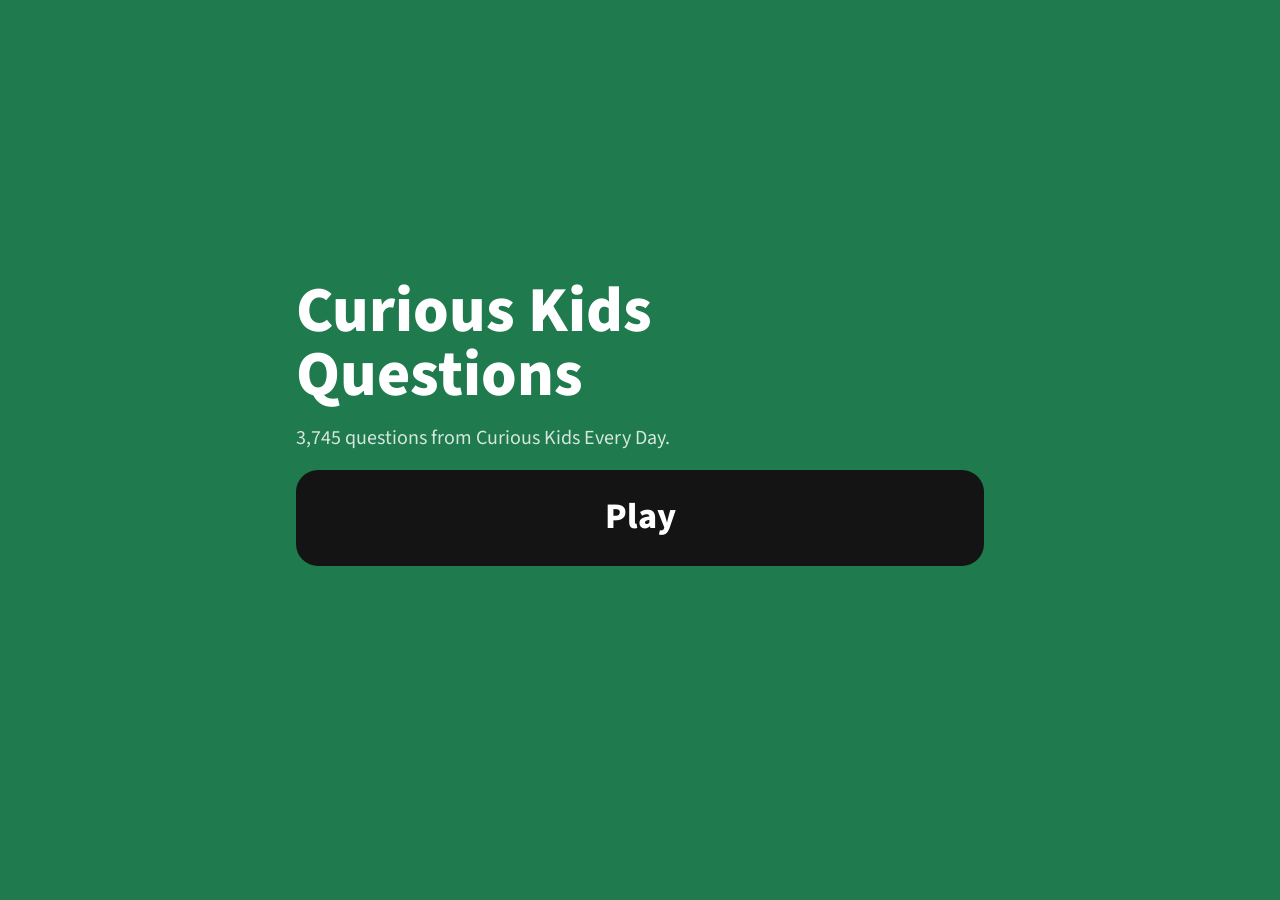
<file: site/kids/index.html>
<!doctype html>
<html lang="en">
<head>
<meta charset="utf-8">
<meta name="viewport" content="width=device-width, initial-scale=1, viewport-fit=cover">
<meta name="robots" content="noindex, nofollow">
<meta name="theme-color" content="#1F7A4D">
<title>Curious Kids Questions</title>
<link rel="icon" href="/favicon.svg" type="image/svg+xml">
<link rel="preconnect" href="https://fonts.googleapis.com">
<link rel="preconnect" href="https://fonts.gstatic.com" crossorigin>
<link href="https://fonts.googleapis.com/css2?family=Source+Sans+3:wght@400;600;700;800&display=swap" rel="stylesheet">
<style>
:root {
  color-scheme: light;
  --cat: #1F7A4D; --on-cat: #ffffff; --on-cat-soft: rgba(255,255,255,.82);
  --surface: #ffffff; --ink: #141414; --muted: #5b5b60; --line: #e3e3e6; --sheet: #ffffff; --scrim: rgba(0,0,0,.45);
  --good: #1F7A4D; --bad: #C2255C;
}
@media (prefers-color-scheme: dark) {
  :root:not([data-theme="light"]) { color-scheme: dark; --sheet: #27272a; --ink: #ececec; --muted: #a8a8ad; --line: #3a3a3e; }
}
* { box-sizing: border-box; -webkit-tap-highlight-color: transparent; }
html, body { height: 100%; }
body { margin: 0; background: var(--cat); color: var(--on-cat); font: 400 20px/1.35 "Source Sans 3", system-ui, sans-serif; transition: background-color .25s; overscroll-behavior: none; }
button { font: inherit; color: inherit; cursor: pointer; border: 0; background: none; }
.app { min-height: 100%; display: flex; flex-direction: column; max-width: 720px; margin: 0 auto; padding: env(safe-area-inset-top) 16px calc(16px + env(safe-area-inset-bottom)); }

/* Top bar */
.top { display: flex; align-items: center; gap: 8px; padding: 10px 0 6px; }
.chips { display: flex; flex-wrap: wrap; gap: 6px; flex: 1; padding: 2px; }
.chip { flex: none; display: inline-flex; align-items: center; gap: 6px; min-height: 38px; padding: 0 10px; border-radius: 999px; font-size: 15px; font-weight: 700; background: #fff; color: #141414; }
.chip i { width: 12px; height: 12px; border-radius: 50%; background: var(--c); }
.chip[aria-pressed="false"] { background: rgba(0,0,0,.16); color: var(--on-cat-soft); text-decoration: line-through; }
.chip[aria-pressed="false"] i { background: transparent; box-shadow: inset 0 0 0 2px currentColor; }
.icon-btn { flex: none; width: 48px; height: 48px; border-radius: 50%; display: grid; place-items: center; background: rgba(0,0,0,.18); color: var(--on-cat); }
.icon-btn svg { width: 24px; height: 24px; }
.score { flex: none; margin-left: auto; min-height: 40px; padding: 0 14px; border-radius: 999px; background: rgba(0,0,0,.18); font-weight: 800; font-size: 20px; display: inline-flex; align-items: center; gap: 6px; }
.score svg { width: 20px; height: 20px; }

/* Stage */
.stage { flex: 1; display: flex; flex-direction: column; padding-top: 10px; touch-action: pan-y; }
.stage.swipe-out { animation: out .18s ease-in forwards; }
.stage.swipe-in { animation: in .2s ease-out; }
@keyframes out { to { transform: translateX(-40px); opacity: 0; } }
@keyframes in { from { transform: translateX(40px); opacity: 0; } }
.label-row { display: flex; align-items: center; justify-content: space-between; gap: 8px; }
.cat-label { font-weight: 800; font-size: 22px; letter-spacing: .02em; text-transform: uppercase; color: var(--on-cat-soft); }
.prompt { font-weight: 700; font-size: clamp(30px, 8vw, 44px); line-height: 1.15; margin: 14px 0 18px; overflow-wrap: anywhere; }
.clues { list-style: none; margin: 14px 0 18px; padding: 0; display: grid; gap: 10px; }
.clues li { font-weight: 700; font-size: clamp(26px, 7vw, 38px); line-height: 1.2; }
.clues li.old { opacity: .6; font-size: clamp(20px, 5vw, 26px); font-weight: 600; }
.clue-count { font-size: 18px; color: var(--on-cat-soft); font-weight: 600; }
.speak { align-self: flex-start; display: inline-flex; align-items: center; gap: 10px; min-height: 64px; padding: 0 22px 0 18px; border-radius: 999px; background: rgba(0,0,0,.2); font-weight: 700; font-size: 20px; }
.speak svg { width: 30px; height: 30px; }
.speak.on { background: rgba(0,0,0,.35); }
.stage.done .prompt { font-size: clamp(24px, 6.4vw, 34px); margin: 8px 0 12px; }
.stage.done .speak { min-height: 52px; font-size: 18px; }
.stage.done .speak svg { width: 24px; height: 24px; }

.answers { display: grid; gap: 12px; margin-top: auto; padding-top: 22px; }
.answers.two { grid-template-columns: 1fr 1fr; }
.ans { min-height: 88px; padding: 12px 16px; border-radius: 22px; background: var(--surface); color: #141414; font-weight: 800; font-size: clamp(24px, 6.5vw, 32px); line-height: 1.1; box-shadow: 0 4px 0 rgba(0,0,0,.22); transition: transform .08s; }
.ans:active { transform: translateY(3px); box-shadow: 0 1px 0 rgba(0,0,0,.22); }
.ans svg { width: 34px; height: 34px; display: block; margin: 0 auto 4px; }
.ans.right { background: #fff; outline: 5px solid #141414; outline-offset: -5px; }
.ans.wrong { background: #fde2ea; color: #9b1c4a; text-decoration: line-through; }
.ans.picked { outline: 5px solid #141414; }
.ans.dim { opacity: .4; }
.ans:disabled { cursor: default; }
.ans.small { min-height: 64px; font-size: 22px; }
.answers.done .ans { min-height: 56px; font-size: 20px; padding: 8px 12px; border-radius: 16px; }
.answers.done .ans svg { width: 22px; height: 22px; display: inline-block; vertical-align: -4px; margin: 0 6px 0 0; }
.answers.done { gap: 8px; }
.ans.ghost { background: rgba(0,0,0,.2); color: var(--on-cat); box-shadow: none; }

.type-row { display: flex; gap: 8px; }
.type-row input { flex: 1; min-width: 0; min-height: 64px; border-radius: 18px; border: 0; padding: 0 16px; font: 700 24px "Source Sans 3", system-ui, sans-serif; color: #141414; }
.type-row .ans { min-height: 64px; flex: none; padding: 0 20px; font-size: 22px; }
.hint { min-height: 26px; font-weight: 700; font-size: 20px; text-align: center; }

/* Reveal */
.reveal { margin-top: 12px; padding: 16px; border-radius: 22px; background: var(--surface); color: #141414; }
.reveal .verdict { font-weight: 800; font-size: 34px; line-height: 1.1; display: flex; align-items: center; gap: 10px; }
.reveal .verdict svg { width: 36px; height: 36px; flex: none; }
.reveal .verdict.good { color: #1F7A4D; } .reveal .verdict.bad { color: #C2255C; }
.reveal .the-answer { font-weight: 800; font-size: 28px; margin-top: 6px; }
.reveal .explain { font-size: 20px; margin-top: 6px; }
.reveal .from { font-size: 14px; color: #5b5b60; margin-top: 12px; }
.reveal .tag { display: inline-block; font-size: 12px; font-weight: 700; padding: 1px 7px; border-radius: 6px; background: #f1e7c4; color: #6b5300; margin-left: 6px; vertical-align: 1px; }

.bottom { display: flex; gap: 10px; align-items: center; padding-top: 14px; }
.next { flex: 1; min-height: 72px; border-radius: 22px; background: #141414; color: #fff; font-weight: 800; font-size: 28px; display: inline-flex; align-items: center; justify-content: center; gap: 8px; }
.next svg { width: 30px; height: 30px; }
.skip { flex: 1; min-height: 64px; color: var(--on-cat-soft); font-weight: 700; font-size: 20px; text-align: left; padding-left: 4px; }
.flag-btn { width: 64px; height: 64px; border-radius: 50%; background: rgba(0,0,0,.2); display: grid; place-items: center; color: var(--on-cat); flex: none; position: relative; }
.flag-btn svg { width: 28px; height: 28px; }
.flag-btn.has::after { content: ""; position: absolute; top: 12px; right: 12px; width: 12px; height: 12px; border-radius: 50%; background: #fff; box-shadow: 0 0 0 2px var(--cat); }

/* Sheets */
.scrim { position: fixed; inset: 0; background: var(--scrim); display: none; align-items: flex-end; justify-content: center; z-index: 10; }
.scrim.open { display: flex; }
.sheet { width: 100%; max-width: 720px; max-height: 88vh; overflow: auto; background: var(--sheet); color: var(--ink); border-radius: 22px 22px 0 0; padding: 20px 16px calc(20px + env(safe-area-inset-bottom)); font-size: 18px; }
.sheet h2 { margin: 0 0 12px; font-size: 24px; }
.sheet h3 { margin: 20px 0 6px; font-size: 18px; }
.sheet p { margin: 6px 0; color: var(--muted); }
.flag-opts { display: grid; gap: 10px; }
.flag-opt { min-height: 64px; border-radius: 16px; border: 2px solid var(--line); font-weight: 700; font-size: 22px; text-align: left; padding: 0 18px; display: flex; align-items: center; gap: 12px; color: var(--ink); }
.flag-opt[aria-pressed="true"] { border-color: var(--ink); background: color-mix(in srgb, var(--ink) 8%, transparent); }
.flag-opt .box { width: 26px; height: 26px; border-radius: 7px; border: 2px solid var(--muted); display: grid; place-items: center; flex: none; }
.flag-opt[aria-pressed="true"] .box { background: var(--ink); border-color: var(--ink); color: var(--sheet); }
.flag-opt .box svg { width: 18px; height: 18px; }
.sheet-btn { min-height: 56px; border-radius: 14px; font-weight: 700; font-size: 18px; padding: 0 18px; border: 2px solid var(--line); color: var(--ink); }
.sheet-btn.primary { background: var(--ink); color: var(--sheet); border-color: var(--ink); }
.sheet-row { display: flex; flex-wrap: wrap; gap: 10px; margin-top: 12px; }
.stat-table { width: 100%; border-collapse: collapse; font-size: 18px; }
.stat-table td { padding: 8px 4px; border-bottom: 1px solid var(--line); }
.stat-table td:not(:first-child) { text-align: right; font-variant-numeric: tabular-nums; font-weight: 700; }
.dot { display: inline-block; width: 12px; height: 12px; border-radius: 50%; margin-right: 8px; vertical-align: 0; }
.toggle { display: flex; align-items: center; justify-content: space-between; gap: 12px; min-height: 56px; border-bottom: 1px solid var(--line); font-weight: 600; }
.toggle input { width: 28px; height: 28px; accent-color: #1F7A4D; }
.picks { margin: 6px 0 0; padding-left: 20px; color: var(--muted); font-size: 16px; }

/* Start */
.start { flex: 1; display: flex; flex-direction: column; justify-content: center; gap: 18px; padding-bottom: 40px; }
.start h1 { font-size: clamp(40px, 11vw, 64px); line-height: 1; margin: 0; font-weight: 800; }
.start p { margin: 0; font-size: 20px; color: var(--on-cat-soft); }
.start .next { flex: none; min-height: 96px; font-size: 36px; }
.empty { margin: auto 0; font-size: 26px; font-weight: 700; text-align: center; }
</style>
</head>
<body>
<div class="app" id="app">
  <div class="start" id="start">
    <h1>Curious Kids<br>Questions</h1>
    <p id="loadNote">Loading questions...</p>
    <button class="next" id="startBtn" disabled>Play</button>
  </div>
</div>

<div class="scrim" id="scrim"><div class="sheet" id="sheet" role="dialog" aria-modal="true"></div></div>

<script src="app.js"></script>
</body>
</html>
</file>
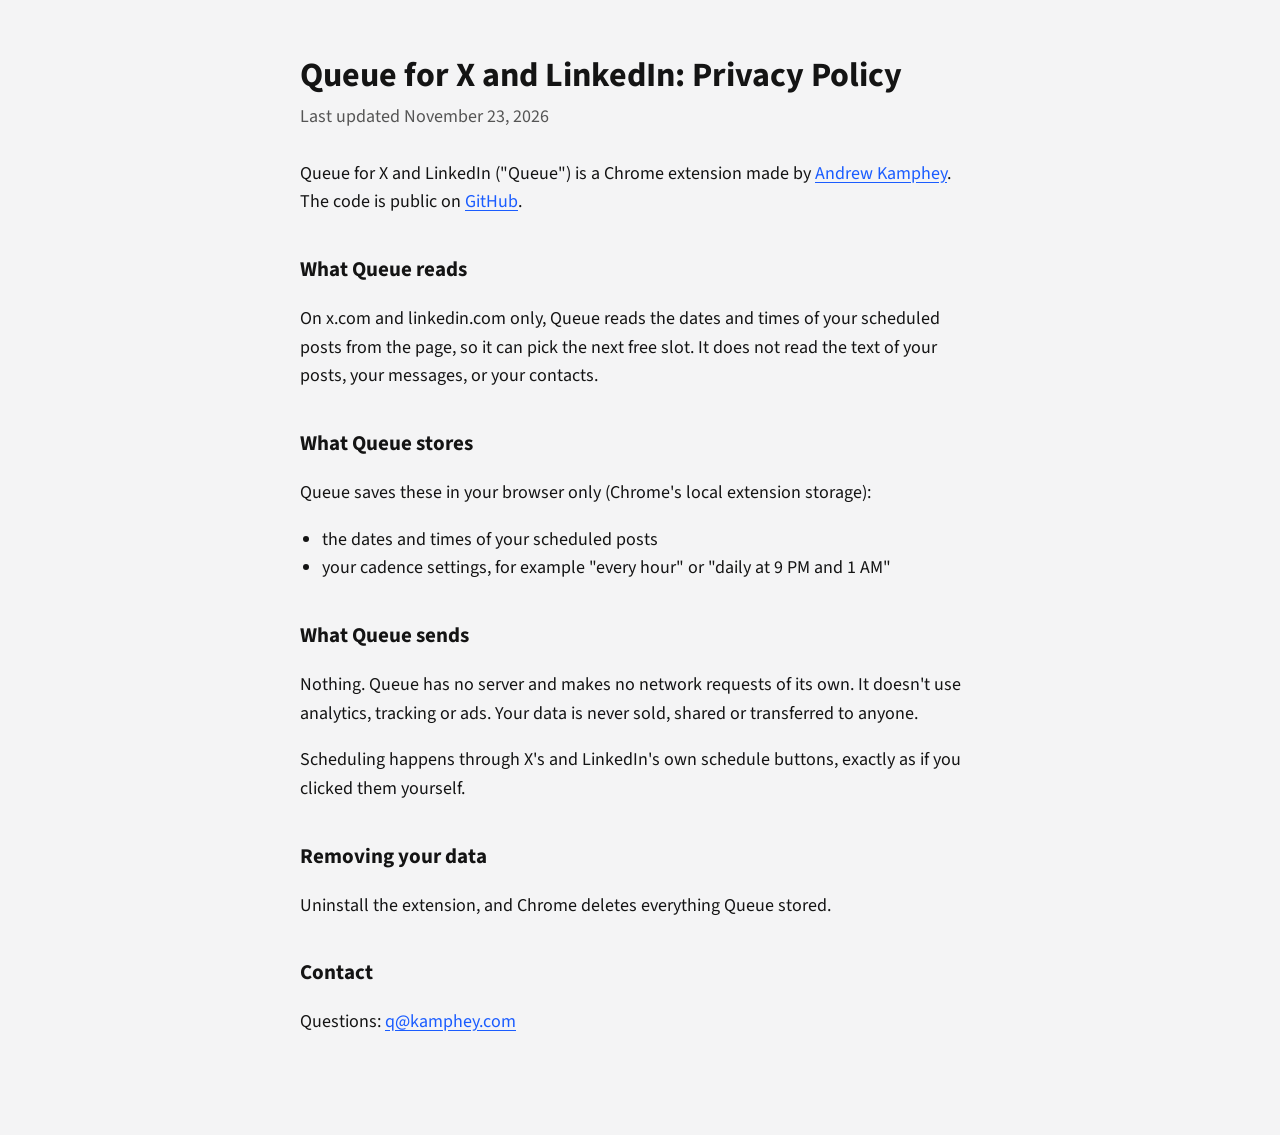
<file: site/queue/privacy/index.html>
<!doctype html>
<html lang="en">
<head>
<meta charset="utf-8">
<meta name="viewport" content="width=device-width, initial-scale=1">
<title>Queue Privacy Policy</title>
<meta name="description" content="Privacy policy for Queue for X and LinkedIn, a Chrome extension by Andrew Kamphey.">
<link rel="icon" href="/favicon.svg" type="image/svg+xml">
<link rel="preconnect" href="https://fonts.googleapis.com">
<link rel="preconnect" href="https://fonts.gstatic.com" crossorigin>
<link href="https://fonts.googleapis.com/css2?family=Source+Sans+3:wght@400;600;700&display=swap" rel="stylesheet">
<style>
:root { color-scheme: light; --bg: #f4f4f5; --ink: #141414; --muted: #555555; --link: #1a5cff; }
@media (prefers-color-scheme: dark) { :root { color-scheme: dark; --bg: #1c1c1e; --ink: #ececec; --muted: #a8a8ad; --link: #7aa7ff; } }
body { margin: 0; background: var(--bg); color: var(--ink); font: 400 18px/1.6 "Source Sans 3", system-ui, sans-serif; }
a { color: var(--link); text-underline-offset: 3px; }
main { max-width: 680px; margin: 0 auto; padding: 56px 24px 80px; }
h1 { font-size: 34px; line-height: 1.2; margin: 0 0 6px; }
h2 { font-size: 21px; margin: 36px 0 6px; }
.meta { color: var(--muted); margin: 0 0 28px; }
ul { padding-left: 22px; }
</style>
</head>
<body>
<main>
<h1>Queue for X and LinkedIn: Privacy Policy</h1>
<p class="meta">Last updated November 23, 2026</p>

<p>Queue for X and LinkedIn ("Queue") is a Chrome extension made by <a href="/">Andrew Kamphey</a>. The code is public on <a href="https://github.com/andrewkamphey/queue">GitHub</a>.</p>

<h2>What Queue reads</h2>
<p>On x.com and linkedin.com only, Queue reads the dates and times of your scheduled posts from the page, so it can pick the next free slot. It does not read the text of your posts, your messages, or your contacts.</p>

<h2>What Queue stores</h2>
<p>Queue saves these in your browser only (Chrome's local extension storage):</p>
<ul>
<li>the dates and times of your scheduled posts</li>
<li>your cadence settings, for example "every hour" or "daily at 9 PM and 1 AM"</li>
</ul>

<h2>What Queue sends</h2>
<p>Nothing. Queue has no server and makes no network requests of its own. It doesn't use analytics, tracking or ads. Your data is never sold, shared or transferred to anyone.</p>
<p>Scheduling happens through X's and LinkedIn's own schedule buttons, exactly as if you clicked them yourself.</p>

<h2>Removing your data</h2>
<p>Uninstall the extension, and Chrome deletes everything Queue stored.</p>

<h2>Contact</h2>
<p>Questions: <a href="mailto:q@kamphey.com">q@kamphey.com</a></p>
</main>
</body>
</html>
</file>
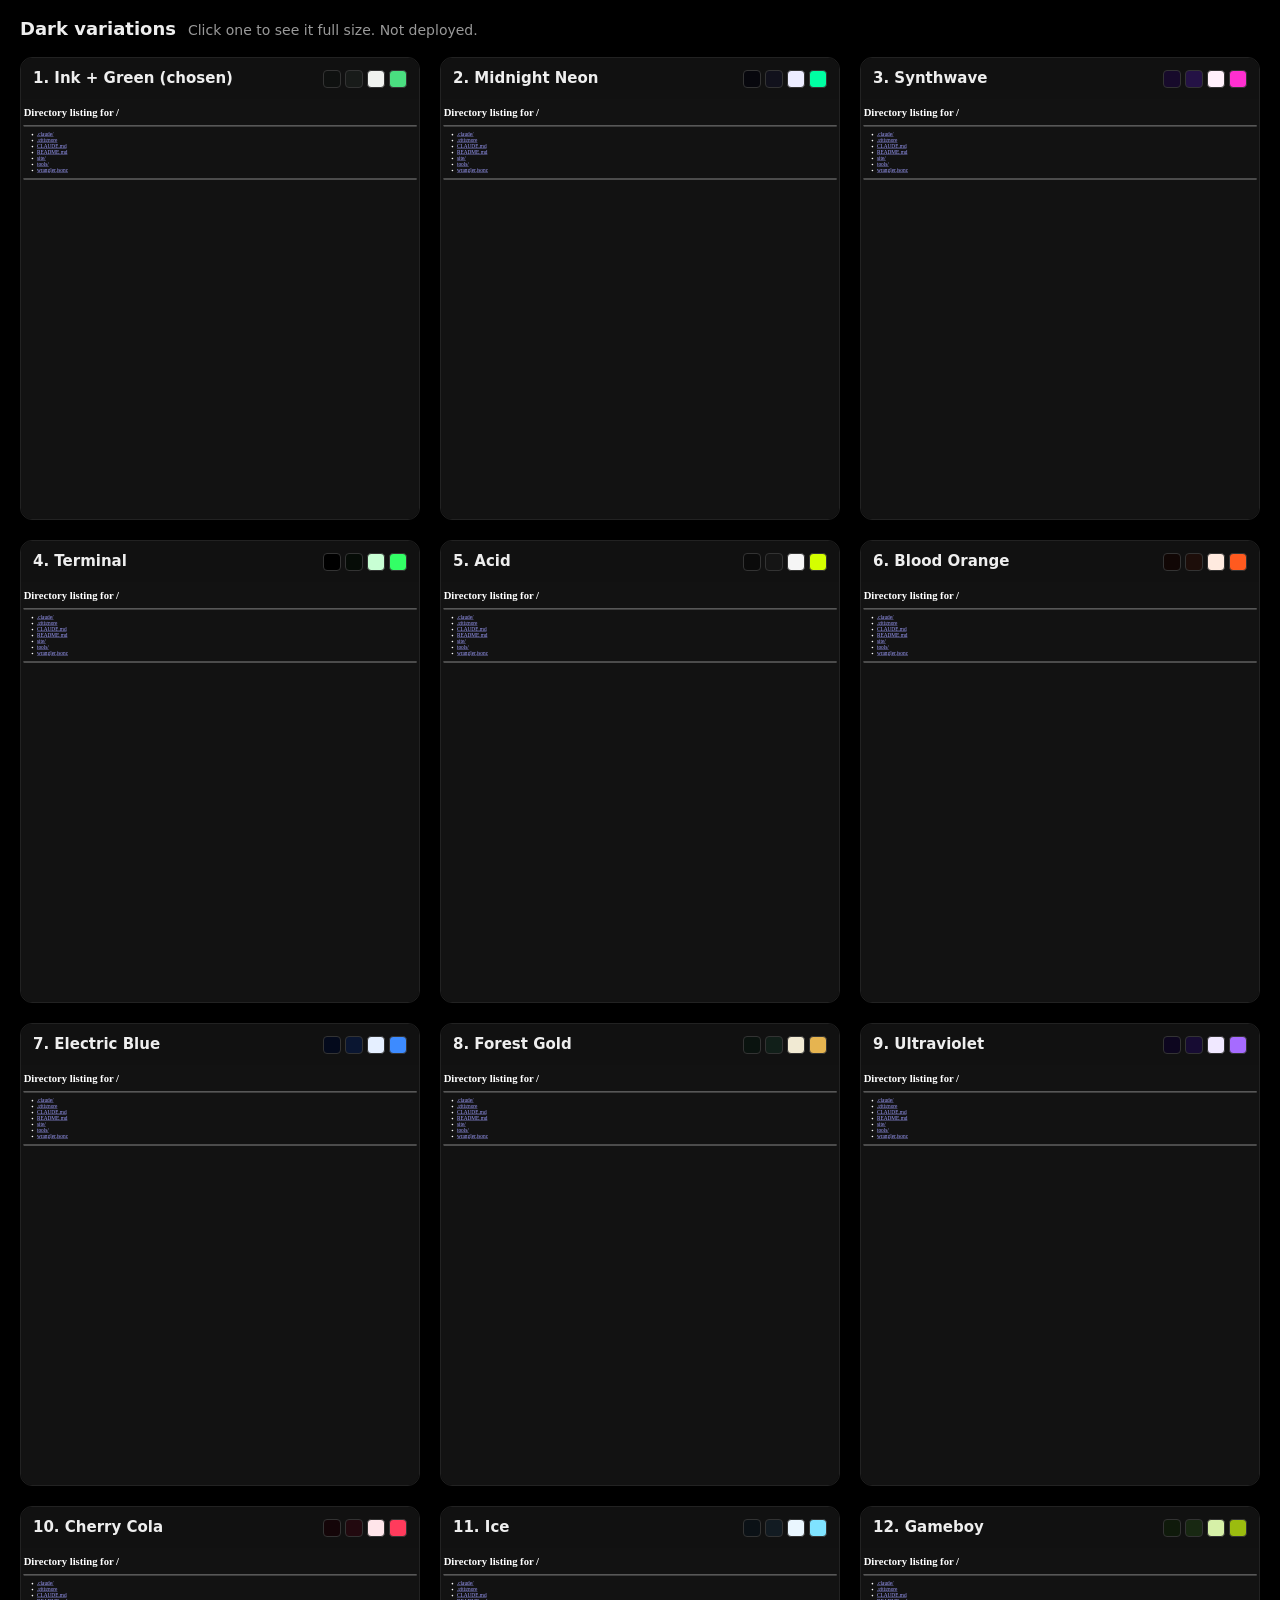
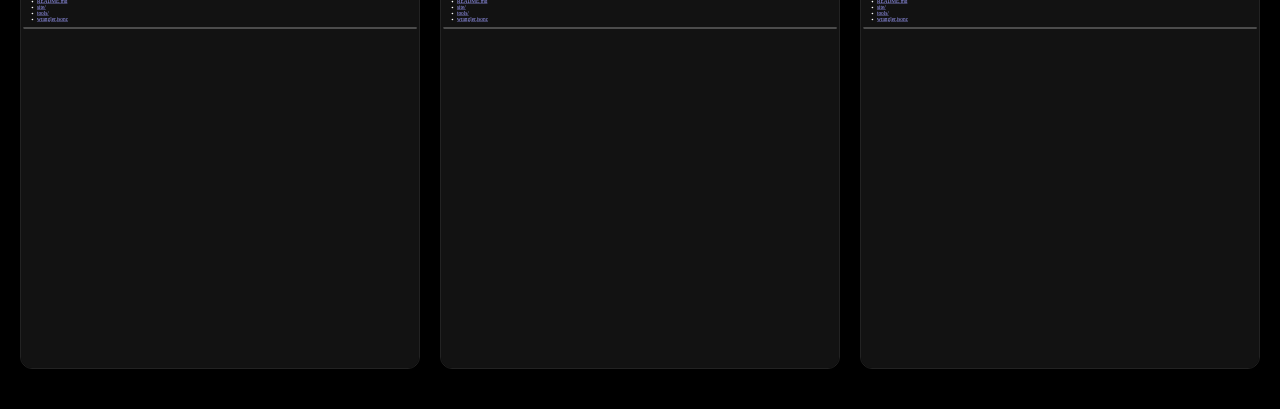
<file: site/_variants.html>
<!doctype html>
<html lang="en">
<head>
<meta charset="utf-8">
<meta name="viewport" content="width=device-width, initial-scale=1">
<title>Dark Variations</title>
<style>
  body { margin: 0; background: #000; color: #eee; font: 14px/1.4 system-ui, sans-serif; }
  header { padding: 16px 20px; display: flex; gap: 12px; align-items: baseline; flex-wrap: wrap; }
  header h1 { font-size: 18px; margin: 0; }
  header p { margin: 0; color: #999; }
  .grid { display: grid; grid-template-columns: repeat(auto-fill, minmax(380px, 1fr)); gap: 20px; padding: 0 20px 40px; }
  .v { border-radius: 12px; overflow: hidden; border: 1px solid #222; cursor: pointer; }
  .v:hover { border-color: #888; }
  .label { display: flex; justify-content: space-between; align-items: center; padding: 10px 12px; background: #111; }
  .label b { font-size: 15px; }
  .sw { display: flex; gap: 4px; }
  .sw i { width: 16px; height: 16px; border-radius: 4px; display: block; border: 1px solid #333; }
  .frame { position: relative; height: 420px; overflow: hidden; }
  .frame iframe { width: 1200px; height: 1300px; border: 0; transform: scale(var(--s, .33)); transform-origin: 0 0; pointer-events: none; }
  .full { position: fixed; inset: 0; background: #000; display: none; z-index: 10; }
  .full iframe { width: 100%; height: 100%; border: 0; }
  .full button { position: fixed; top: 12px; right: 12px; z-index: 11; padding: 8px 14px; border-radius: 999px; border: 0; font-weight: 700; cursor: pointer; }
</style>
</head>
<body>
<header>
  <h1>Dark variations</h1>
  <p>Click one to see it full size. Not deployed.</p>
</header>
<div class="grid" id="grid"></div>
<div class="full" id="full"><button onclick="closeFull()">Close</button><iframe id="fullframe"></iframe></div>
<script>
const V = [
  { n: "1. Ink + Green (chosen)", bg: "#0f1110", surface: "#181b19", ink: "#f0f2ef", muted: "#9ba19c", line: "#2a2f2b", accent: "#4ade80", soft: "#143222", chip: "#232825" },
  { n: "2. Midnight Neon", bg: "#07070d", surface: "#11111c", ink: "#ececff", muted: "#8e8eb3", line: "#23233a", accent: "#00ffa3", soft: "#06301f", chip: "#1d1d30" },
  { n: "3. Synthwave", bg: "#170a2b", surface: "#241245", ink: "#fff0fb", muted: "#b79ad6", line: "#3b2066", accent: "#ff2fd0", soft: "#4a1347", chip: "#33195c" },
  { n: "4. Terminal", bg: "#000000", surface: "#060c07", ink: "#c8ffd4", muted: "#3fae5c", line: "#123d1c", accent: "#33ff66", soft: "#0b2a13", chip: "#0d1f10" },
  { n: "5. Acid", bg: "#0b0b0b", surface: "#151515", ink: "#f5f5f5", muted: "#9a9a9a", line: "#2a2a2a", accent: "#d4ff00", soft: "#2b3300", chip: "#222222" },
  { n: "6. Blood Orange", bg: "#110705", surface: "#1d0e0a", ink: "#ffeadf", muted: "#c08f7c", line: "#3a1d15", accent: "#ff5a1f", soft: "#3d150a", chip: "#2b1610" },
  { n: "7. Electric Blue", bg: "#040a1c", surface: "#0a1631", ink: "#e5efff", muted: "#8aa2c9", line: "#18294d", accent: "#3d8bff", soft: "#0f2856", chip: "#14233f" },
  { n: "8. Forest Gold", bg: "#0a130f", surface: "#111f19", ink: "#f1ead3", muted: "#a8a58e", line: "#22362c", accent: "#e6b450", soft: "#33290f", chip: "#1a2b23" },
  { n: "9. Ultraviolet", bg: "#0d061f", surface: "#170c33", ink: "#f0e8ff", muted: "#a596c9", line: "#2c1d55", accent: "#a66bff", soft: "#2c1a57", chip: "#22144a" },
  { n: "10. Cherry Cola", bg: "#140508", surface: "#22090f", ink: "#ffe5ea", muted: "#c48a97", line: "#42131e", accent: "#ff3b5c", soft: "#4a0f1c", chip: "#331019" },
  { n: "11. Ice", bg: "#0b1116", surface: "#121b22", ink: "#eaf6ff", muted: "#8fa7b8", line: "#22323e", accent: "#7fe3ff", soft: "#123342", chip: "#1a2731" },
  { n: "12. Gameboy", bg: "#0f1a0b", surface: "#182812", ink: "#d6f0a8", muted: "#8bac0f", line: "#2c4420", accent: "#9bbc0f", soft: "#26380e", chip: "#22351a" },
];
function css(v) {
  return `:root,:root:not([data-theme]){--bg:${v.bg}!important;--surface:${v.surface}!important;--ink:${v.ink}!important;--muted:${v.muted}!important;--line:${v.line}!important;--accent:${v.accent}!important;--accent-soft:${v.soft}!important;--chip:${v.chip}!important;--shadow:none!important;color-scheme:dark}`;
}
function paint(frame, v) {
  try {
    const d = frame.contentDocument; const s = d.createElement("style"); s.textContent = css(v); d.head.appendChild(s);
  } catch (e) {}
}
const grid = document.getElementById("grid");
V.forEach(v => {
  const el = document.createElement("div"); el.className = "v";
  el.innerHTML = `<div class="label"><b>${v.n}</b><span class="sw">${[v.bg, v.surface, v.ink, v.accent].map(c => `<i style="background:${c}"></i>`).join("")}</span></div><div class="frame"><iframe src="/" loading="lazy" tabindex="-1"></iframe></div>`;
  const f = el.querySelector("iframe");
  f.addEventListener("load", () => paint(f, v));
  el.addEventListener("click", () => openFull(v));
  grid.appendChild(el);
});
function fit() {
  document.querySelectorAll(".frame").forEach(fr => fr.style.setProperty("--s", fr.clientWidth / 1200));
}
addEventListener("resize", fit); setTimeout(fit, 50);
function openFull(v) {
  const full = document.getElementById("full"), ff = document.getElementById("fullframe");
  ff.onload = () => paint(ff, v); ff.src = "/?" + Date.now(); full.style.display = "block";
}
function closeFull() { document.getElementById("full").style.display = "none"; }
</script>
</body>
</html>
</file>
